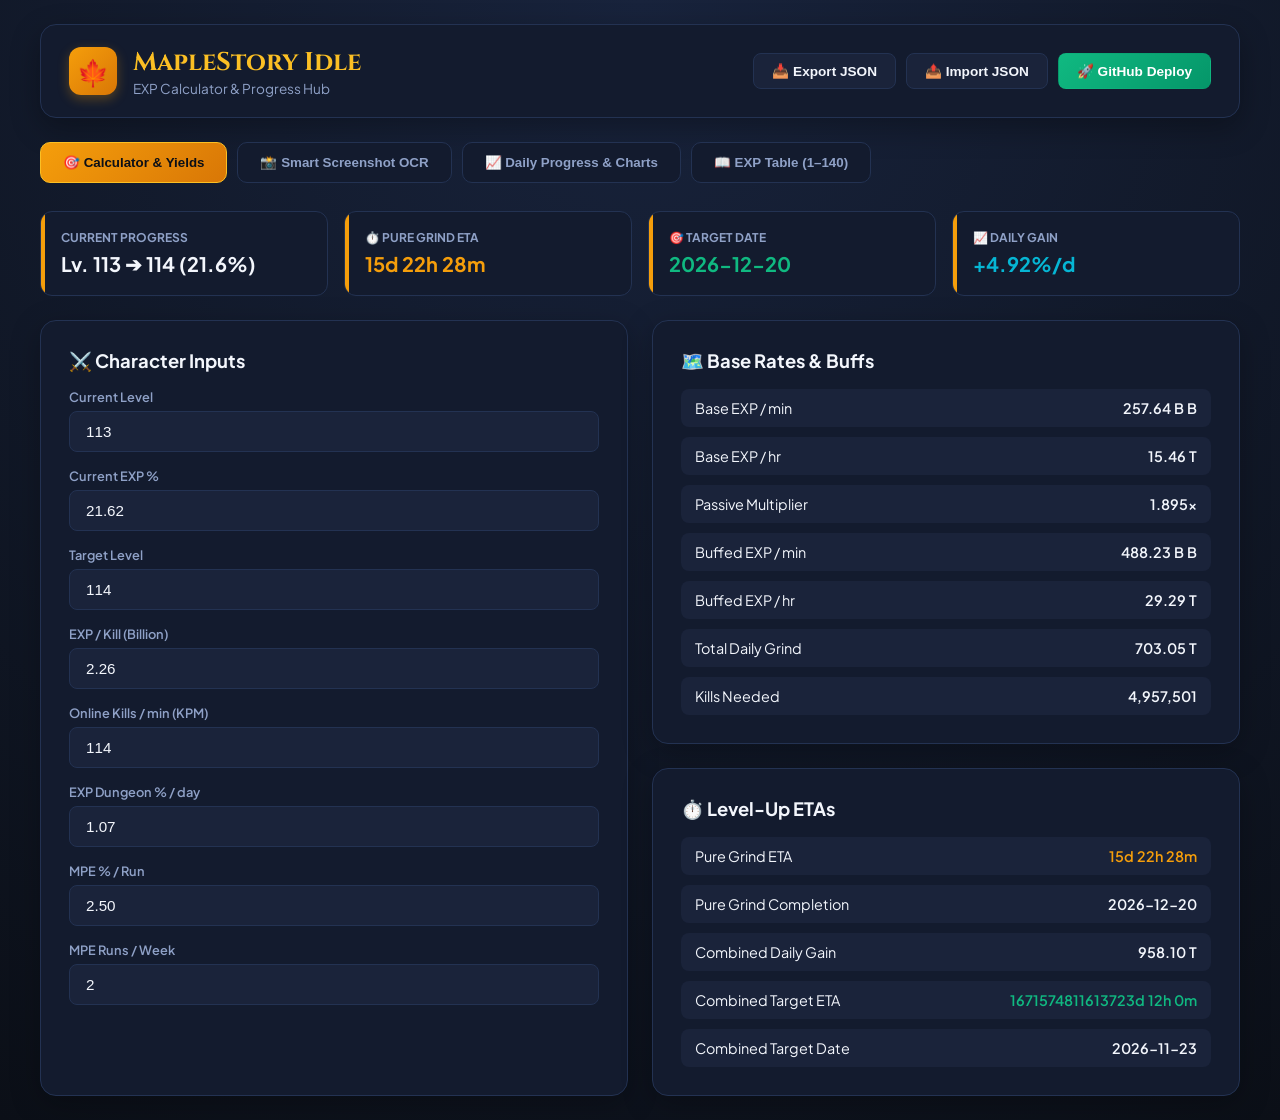
<file: index.html>
<!DOCTYPE html>
<html lang="en">
<head>
    <meta charset="UTF-8">
    <meta name="viewport" content="width=device-width, initial-scale=1.0">
    <title>🍁 MapleStory Idle — EXP Calculator & Hub</title>
    <link rel="stylesheet" href="styles.css">
    <link rel="preconnect" href="https://fonts.googleapis.com">
    <link rel="preconnect" href="https://fonts.gstatic.com" crossorigin>
    <link href="https://fonts.googleapis.com/css2?family=Cinzel:wght@600;700;900&family=Plus+Jakarta+Sans:wght@400;500;600;700&display=swap" rel="stylesheet">
</head>
<body>
    <div class="app-container">
        <!-- Header -->
        <header class="app-header">
            <div class="logo-area">
                <div class="maple-badge">🍁</div>
                <div>
                    <h1>MapleStory Idle</h1>
                    <p class="subtitle">EXP Calculator & Progress Hub</p>
                </div>
            </div>
            <div class="header-actions">
                <button class="btn btn-outline" id="exportBtn" title="Backup Saves">📥 Export JSON</button>
                <button class="btn btn-outline" id="importBtn" title="Restore Saves">📤 Import JSON</button>
                <input type="file" id="importFile" accept=".json" style="display: none;">
                <button class="btn btn-primary" id="githubGuideBtn">🚀 GitHub Deploy</button>
            </div>
        </header>

        <!-- Navigation Tabs -->
        <nav class="nav-tabs">
            <button class="tab-btn active" data-tab="calculator">🎯 Calculator & Yields</button>
            <button class="tab-btn" data-tab="scanner">📸 Smart Screenshot OCR</button>
            <button class="tab-btn" data-tab="logger">📈 Daily Progress & Charts</button>
            <button class="tab-btn" data-tab="reference">📖 EXP Table (1–140)</button>
        </nav>

        <!-- MAIN TAB 1: CALCULATOR -->
        <section class="tab-content active" id="tab-calculator">
            <!-- Top Summary Banner -->
            <div class="summary-banner">
                <div class="summary-item">
                    <span class="s-label">Current Progress</span>
                    <span class="s-value" id="summaryProgressText">Lv. 113 ➔ 114 (21.6%)</span>
                </div>
                <div class="summary-item">
                    <span class="s-label">⏱️ Pure Grind ETA</span>
                    <span class="s-value highlight-amber" id="summaryPureEta">22d 6h 58m</span>
                </div>
                <div class="summary-item">
                    <span class="s-label">🎯 Target Date</span>
                    <span class="s-value highlight-green" id="summaryTargetDate">2026-12-04</span>
                </div>
                <div class="summary-item">
                    <span class="s-label">📈 Daily Gain</span>
                    <span class="s-value highlight-cyan" id="summaryDailyGain">+3.52%/d</span>
                </div>
            </div>

            <div class="grid-2col">
                <!-- Inputs Card -->
                <div class="card">
                    <h2>⚔️ Character Inputs</h2>
                    <div class="input-group">
                        <label>Current Level</label>
                        <input type="number" id="currentLevel" value="113" min="1" max="140">
                    </div>
                    <div class="input-group">
                        <label>Current EXP %</label>
                        <input type="number" id="currentExpPct" value="21.62" step="0.01" min="0" max="100">
                    </div>
                    <div class="input-group">
                        <label>Target Level</label>
                        <input type="number" id="targetLevel" value="114" min="2" max="140">
                    </div>
                    <div class="input-group">
                        <label>EXP / Kill (Billion)</label>
                        <input type="number" id="expPerKill" value="2.26" step="0.01">
                    </div>
                    <div class="input-group">
                        <label>Online Kills / min (KPM)</label>
                        <input type="number" id="onlineKpm" value="114" step="1">
                    </div>
                    <div class="input-group">
                        <label>EXP Dungeon % / day</label>
                        <input type="number" id="expDungeonPct" value="1.07" step="0.01">
                    </div>
                    <div class="input-group">
                        <label>MPE % / Run</label>
                        <input type="number" id="mpePctRun" value="2.50" step="0.01">
                    </div>
                    <div class="input-group">
                        <label>MPE Runs / Week</label>
                        <input type="number" id="mpeRunsWk" value="2" step="1">
                    </div>
                </div>

                <!-- Outputs & Base Rates -->
                <div class="stack">
                    <div class="card">
                        <h2>🗺️ Base Rates & Buffs</h2>
                        <div class="table-preview">
                            <div class="row"><span>Base EXP / min</span> <span id="outBaseExpMin">257.64 B</span></div>
                            <div class="row"><span>Base EXP / hr</span> <span id="outBaseExpHr">15.46 T</span></div>
                            <div class="row"><span>Passive Multiplier</span> <span id="outPassiveMult">1.895x</span></div>
                            <div class="row"><span>Buffed EXP / min</span> <span id="outBuffedMin">488.23 B</span></div>
                            <div class="row"><span>Buffed EXP / hr</span> <span id="outBuffedHr">29.29 T</span></div>
                            <div class="row"><span>Total Daily Grind</span> <span id="outDailyGrind">703.05 T</span></div>
                            <div class="row"><span>Kills Needed</span> <span id="outKillsNeeded">3,659,135</span></div>
                        </div>
                    </div>

                    <div class="card">
                        <h2>⏱️ Level-Up ETAs</h2>
                        <div class="table-preview">
                            <div class="row"><span>Pure Grind ETA</span> <span class="highlight-amber" id="outGrindEta">22d 6h 58m</span></div>
                            <div class="row"><span>Pure Grind Completion</span> <span id="outGrindDate">2026-12-04</span></div>
                            <div class="row"><span>Combined Daily Gain</span> <span id="outCombinedDaily">1,359.60 T</span></div>
                            <div class="row"><span>Combined Target ETA</span> <span class="highlight-green" id="outCombinedEta">11d 12h 37m</span></div>
                            <div class="row"><span>Combined Target Date</span> <span id="outCombinedDate">2026-11-23</span></div>
                        </div>
                    </div>
                </div>
            </div>
        </section>

        <!-- MAIN TAB 2: SMART SCREENSHOT OCR SCANNER -->
        <section class="tab-content" id="tab-scanner">
            <div class="card">
                <h2>📸 Instant Print Screen Analyzer</h2>
                <p class="section-desc">Paste your game screenshot (`Ctrl + V` anywhere on this tab) or drop an image file below. The analyzer extracts your <strong>Current Level</strong>, <strong>EXP %</strong>, and <strong>KPM</strong>, updates your metrics, and instantly logs your progress with exact date and time!</p>
                
                <div class="dropzone" id="dropzone">
                    <div class="dropzone-icon">📋</div>
                    <h3>Drag & Drop your MapleStory screenshot here</h3>
                    <p>or click to browse • or press <kbd>Ctrl + V</kbd> anywhere</p>
                    <input type="file" id="fileInput" accept="image/*" style="display: none;">
                </div>

                <div id="scanResultContainer" style="display: none; margin-top: 20px;">
                    <h3>🔍 Extracted Data Preview</h3>
                    <div class="preview-grid" style="display: grid; grid-template-columns: repeat(3, 1fr); gap: 12px; margin-top: 10px;">
                        <div class="input-group">
                            <label>Detected Level</label>
                            <input type="number" id="scanLevel">
                        </div>
                        <div class="input-group">
                            <label>Detected EXP %</label>
                            <input type="number" id="scanExpPct" step="0.01">
                        </div>
                        <div class="input-group">
                            <label>Detected KPM</label>
                            <input type="number" id="scanKpm">
                        </div>
                    </div>
                    <div class="scan-actions" style="margin-top: 15px;">
                        <button class="btn btn-primary" id="applyScanBtn">⚡ Apply to Calculator & Auto-Log Progress</button>
                    </div>
                </div>

                <div id="imagePreviewContainer" style="margin-top: 20px; text-align: center;"></div>
            </div>
        </section>

        <!-- MAIN TAB 3: DAILY PROGRESS & CHARTS -->
        <section class="tab-content" id="tab-logger">
            <div class="grid-2col">
                <!-- Logger Form -->
                <div class="card">
                    <h2>📝 Log Progress Entry</h2>
                    <form id="progressForm">
                        <div class="input-group">
                            <label>Timestamp (Date & Time)</label>
                            <input type="datetime-local" id="logTimestamp" required>
                        </div>
                        <div class="input-group">
                            <label>Level</label>
                            <input type="number" id="logLevel" value="113" required>
                        </div>
                        <div class="input-group">
                            <label>Current EXP %</label>
                            <input type="number" id="logExpPct" step="0.01" required>
                        </div>
                        <div class="input-group">
                            <label>Notes / Map</label>
                            <input type="text" id="logNotes" placeholder="e.g. Temple of Time 32-11 grind">
                        </div>
                        <button type="submit" class="btn btn-primary full-width" style="margin-top: 10px;">➕ Add Entry & Update Chart</button>
                    </form>
                    <div style="margin-top: 15px; display: flex; gap: 10px;">
                        <button class="btn btn-outline" id="sampleDataBtn" style="flex: 1;">📊 Load Sample History</button>
                        <button class="btn btn-danger-outline" id="clearLogBtn" style="flex: 1;">🗑️ Clear Logs</button>
                    </div>
                </div>

                <!-- Visual Chart -->
                <div class="card">
                    <h2>📈 Actual vs. Projected ETA</h2>
                    <p class="section-desc">Comparing your actual logged progress (solid emerald line) against your projected target pace.</p>
                    <div class="chart-wrapper">
                        <svg id="progressChart" viewBox="0 0 500 240" width="100%" height="100%"></svg>
                    </div>
                    <div class="chart-legend">
                        <span><i class="legend-dot emerald"></i> Actual Progress</span>
                        <span><i class="legend-dot cyan"></i> Combined Pace</span>
                        <span><i class="legend-dot amber"></i> Pure Grind Pace</span>
                    </div>
                </div>
            </div>

            <!-- History Table -->
            <div class="card" style="margin-top: 20px;">
                <h2>📋 Logged History</h2>
                <div class="table-container">
                    <table class="data-table">
                        <thead>
                            <tr>
                                <th>Timestamp</th>
                                <th>Level</th>
                                <th>EXP %</th>
                                <th>Daily Gain</th>
                                <th>Notes</th>
                                <th>Action</th>
                            </tr>
                        </thead>
                        <tbody id="logTableBody"></tbody>
                    </table>
                </div>
            </div>
        </section>

        <!-- MAIN TAB 4: EXP REFERENCE -->
        <section class="tab-content" id="tab-reference">
            <div class="card">
                <h2>📖 MapleStory Idle EXP Reference Table (Lv. 1 – 140)</h2>
                <p class="section-desc">Required EXP, cumulative totals, and scaling multipliers per level.</p>
                <div class="table-container max-height-table">
                    <table class="data-table" id="expRefTable">
                        <thead>
                            <tr>
                                <th>Level</th>
                                <th>Required EXP</th>
                                <th>Prev. Multiplier</th>
                                <th>Cumulative EXP</th>
                            </tr>
                        </thead>
                        <tbody></tbody>
                    </table>
                </div>
            </div>
        </section>
    </div>

    <!-- GitHub Guide Modal -->
    <div class="modal-backdrop" id="modalBackdrop">
        <div class="modal">
            <h2>🚀 Hosting on GitHub Pages</h2>
            <ol>
                <li>Create a repository on GitHub named <code>maplestory-exp-calc</code>.</li>
                <li>Upload your 3 clean files: <code>index.html</code>, <code>styles.css</code>, and <code>app.js</code> to the root.</li>
                <li>Go to your repository <strong>Settings ➔ Pages</strong>.</li>
                <li>Under <strong>Branch</strong>, select <code>main</code> and <code>/ (root)</code>, then click <strong>Save</strong>.</li>
            </ol>
            <button class="btn btn-primary" id="closeModalBtn" style="margin-top: 20px;">Got it!</button>
        </div>
    </div>

    <!-- Toast Notification -->
    <div class="toast" id="toast">Saved successfully!</div>

    <script src="app.js"></script>
</body>
</html>
</file>
<file: styles.css>
:root {
    --bg-main: #0b0f17;
    --bg-card: #131b2e;
    --bg-input: #1a233a;
    --border-color: #233252;
    --text-main: #f3f6fc;
    --text-muted: #8fa1c7;
    --accent-amber: #f59e0b;
    --accent-amber-glow: rgba(245, 158, 11, 0.15);
    --accent-emerald: #10b981;
    --accent-cyan: #06b6d4;
    --danger: #ef4444;
}

* { box-sizing: border-box; margin: 0; padding: 0; }

body {
    background: radial-gradient(circle at top center, #18233c 0%, var(--bg-main) 100%);
    color: var(--text-main);
    font-family: 'Plus Jakarta Sans', sans-serif;
    padding: 24px;
    min-height: 100vh;
}

.app-container { max-width: 1200px; margin: 0 auto; }

.app-header {
    display: flex;
    justify-content: space-between;
    align-items: center;
    background: var(--bg-card);
    border: 1px solid var(--border-color);
    padding: 20px 28px;
    border-radius: 16px;
    margin-bottom: 24px;
    box-shadow: 0 10px 30px rgba(0,0,0,0.3);
}

.logo-area { display: flex; align-items: center; gap: 16px; }

.maple-badge {
    width: 48px; height: 48px;
    background: linear-gradient(135deg, #f59e0b, #d97706);
    border-radius: 12px;
    display: flex; align-items: center; justify-content: center;
    font-size: 1.6rem;
    box-shadow: 0 4px 12px rgba(245, 158, 11, 0.3);
}

.app-header h1 {
    font-family: 'Cinzel', serif;
    font-size: 1.6rem;
    font-weight: 700;
    color: #fbbf24;
}

.subtitle { font-size: 0.85rem; color: var(--text-muted); }
.header-actions { display: flex; gap: 10px; }

.btn {
    padding: 9px 18px;
    border-radius: 8px;
    font-size: 0.85rem;
    font-weight: 600;
    cursor: pointer;
    border: 1px solid transparent;
    transition: all 0.2s;
}

.btn-primary { background: linear-gradient(135deg, #10b981, #059669); color: white; }
.btn-primary:hover { opacity: 0.95; }
.btn-outline { background: var(--bg-input); border-color: var(--border-color); color: var(--text-main); }
.btn-outline:hover { background: var(--border-color); color: #fff; }
.btn-danger-outline { background: transparent; border-color: rgba(239, 68, 68, 0.4); color: var(--danger); }
.btn-danger-outline:hover { background: rgba(239, 68, 68, 0.1); }
.full-width { width: 100%; }

.nav-tabs { display: flex; gap: 10px; margin-bottom: 24px; overflow-x: auto; padding-bottom: 4px; }
.tab-btn {
    background: var(--bg-card);
    border: 1px solid var(--border-color);
    color: var(--text-muted);
    padding: 12px 22px;
    border-radius: 10px;
    font-weight: 600;
    cursor: pointer;
    white-space: nowrap;
    transition: all 0.2s;
}
.tab-btn:hover { color: var(--text-main); border-color: var(--accent-amber); background: var(--bg-input); }
.tab-btn.active {
    background: linear-gradient(135deg, #f59e0b, #d97706);
    color: #0b0f17;
    border-color: #fbbf24;
    font-weight: 700;
}

.tab-content { display: none; }
.tab-content.active { display: block; }

.summary-banner {
    display: grid;
    grid-template-columns: repeat(auto-fit, minmax(230px, 1fr));
    gap: 16px;
    margin-bottom: 24px;
}

.summary-item {
    background: var(--bg-card);
    border: 1px solid var(--border-color);
    padding: 18px 20px;
    border-radius: 12px;
    display: flex; flex-direction: column; gap: 6px;
    position: relative; overflow: hidden;
}
.summary-item::before {
    content: ''; position: absolute; top: 0; left: 0; width: 4px; height: 100%; background: var(--accent-amber);
}

.s-label { font-size: 0.75rem; color: var(--text-muted); font-weight: 700; text-transform: uppercase; }
.s-value { font-size: 1.25rem; font-weight: 700; }

.highlight-amber { color: var(--accent-amber); }
.highlight-green { color: var(--accent-emerald); }
.highlight-cyan { color: var(--accent-cyan); }

.grid-2col { display: grid; grid-template-columns: 1fr 1fr; gap: 24px; }
@media(max-width: 900px) { .grid-2col { grid-template-columns: 1fr; } }
.stack { display: flex; flex-direction: column; gap: 24px; }

.card {
    background: var(--bg-card);
    border: 1px solid var(--border-color);
    border-radius: 16px;
    padding: 28px;
    box-shadow: 0 8px 30px rgba(0,0,0,0.25);
}
.card h2 { font-size: 1.15rem; font-weight: 700; margin-bottom: 16px; color: var(--text-main); }
.section-desc { font-size: 0.85rem; color: var(--text-muted); margin-bottom: 20px; line-height: 1.5; }

.input-group { margin-bottom: 16px; }
.input-group label { display: block; font-size: 0.8rem; font-weight: 600; color: var(--text-muted); margin-bottom: 6px; }
.input-group input {
    width: 100%;
    background: var(--bg-input);
    border: 1px solid var(--border-color);
    color: var(--text-main);
    padding: 11px 16px;
    border-radius: 8px;
    font-size: 0.95rem;
}
.input-group input:focus { outline: none; border-color: var(--accent-amber); }

.table-preview { display: flex; flex-direction: column; gap: 10px; }
.row {
    display: flex; justify-content: space-between;
    padding: 10px 14px; background: var(--bg-input); border-radius: 8px; font-size: 0.9rem;
}
.row span:last-child { font-weight: 600; }

.dropzone {
    border: 2px dashed var(--border-color); background: var(--bg-input);
    padding: 48px 24px; text-align: center; border-radius: 12px; cursor: pointer;
}
.dropzone:hover { border-color: var(--accent-amber); }
.dropzone-icon { font-size: 3rem; margin-bottom: 12px; }

.chart-wrapper { background: var(--bg-input); border-radius: 10px; padding: 16px; height: 250px; margin-bottom: 14px; }
.chart-legend { display: flex; justify-content: center; gap: 24px; font-size: 0.8rem; color: var(--text-muted); }
.legend-dot { display: inline-block; width: 10px; height: 10px; border-radius: 50%; margin-right: 6px; }
.legend-dot.emerald { background: var(--accent-emerald); }
.legend-dot.cyan { background: var(--accent-cyan); }
.legend-dot.amber { background: var(--accent-amber); }

.table-container { overflow-x: auto; }
.max-height-table { max-height: 420px; overflow-y: auto; }
.data-table { width: 100%; border-collapse: collapse; font-size: 0.85rem; text-align: left; }
.data-table th, .data-table td { padding: 12px 16px; border-bottom: 1px solid var(--border-color); }
.data-table th { background: var(--bg-input); font-weight: 700; color: var(--text-muted); font-size: 0.75rem; }

.modal-backdrop {
    position: fixed; top: 0; left: 0; width: 100%; height: 100%;
    background: rgba(5, 8, 15, 0.8); display: none; justify-content: center; align-items: center; z-index: 1000;
}
.modal-backdrop.active { display: flex; }
.modal { background: var(--bg-card); border: 1px solid var(--border-color); padding: 36px; border-radius: 16px; max-width: 520px; width: 90%; }
.modal h2 { margin-bottom: 16px; color: var(--accent-amber); }
.modal ol { margin-left: 20px; font-size: 0.9rem; line-height: 1.7; color: var(--text-muted); }
.modal code { background: var(--bg-input); padding: 3px 8px; border-radius: 6px; color: var(--accent-amber); }

.toast {
    position: fixed; bottom: 24px; right: 24px; background: linear-gradient(135deg, #10b981, #059669);
    color: white; padding: 14px 22px; border-radius: 10px; font-weight: 600;
    transform: translateY(100px); opacity: 0; transition: all 0.3s; z-index: 1100;
}
.toast.show { transform: translateY(0); opacity: 1; }
</file>
